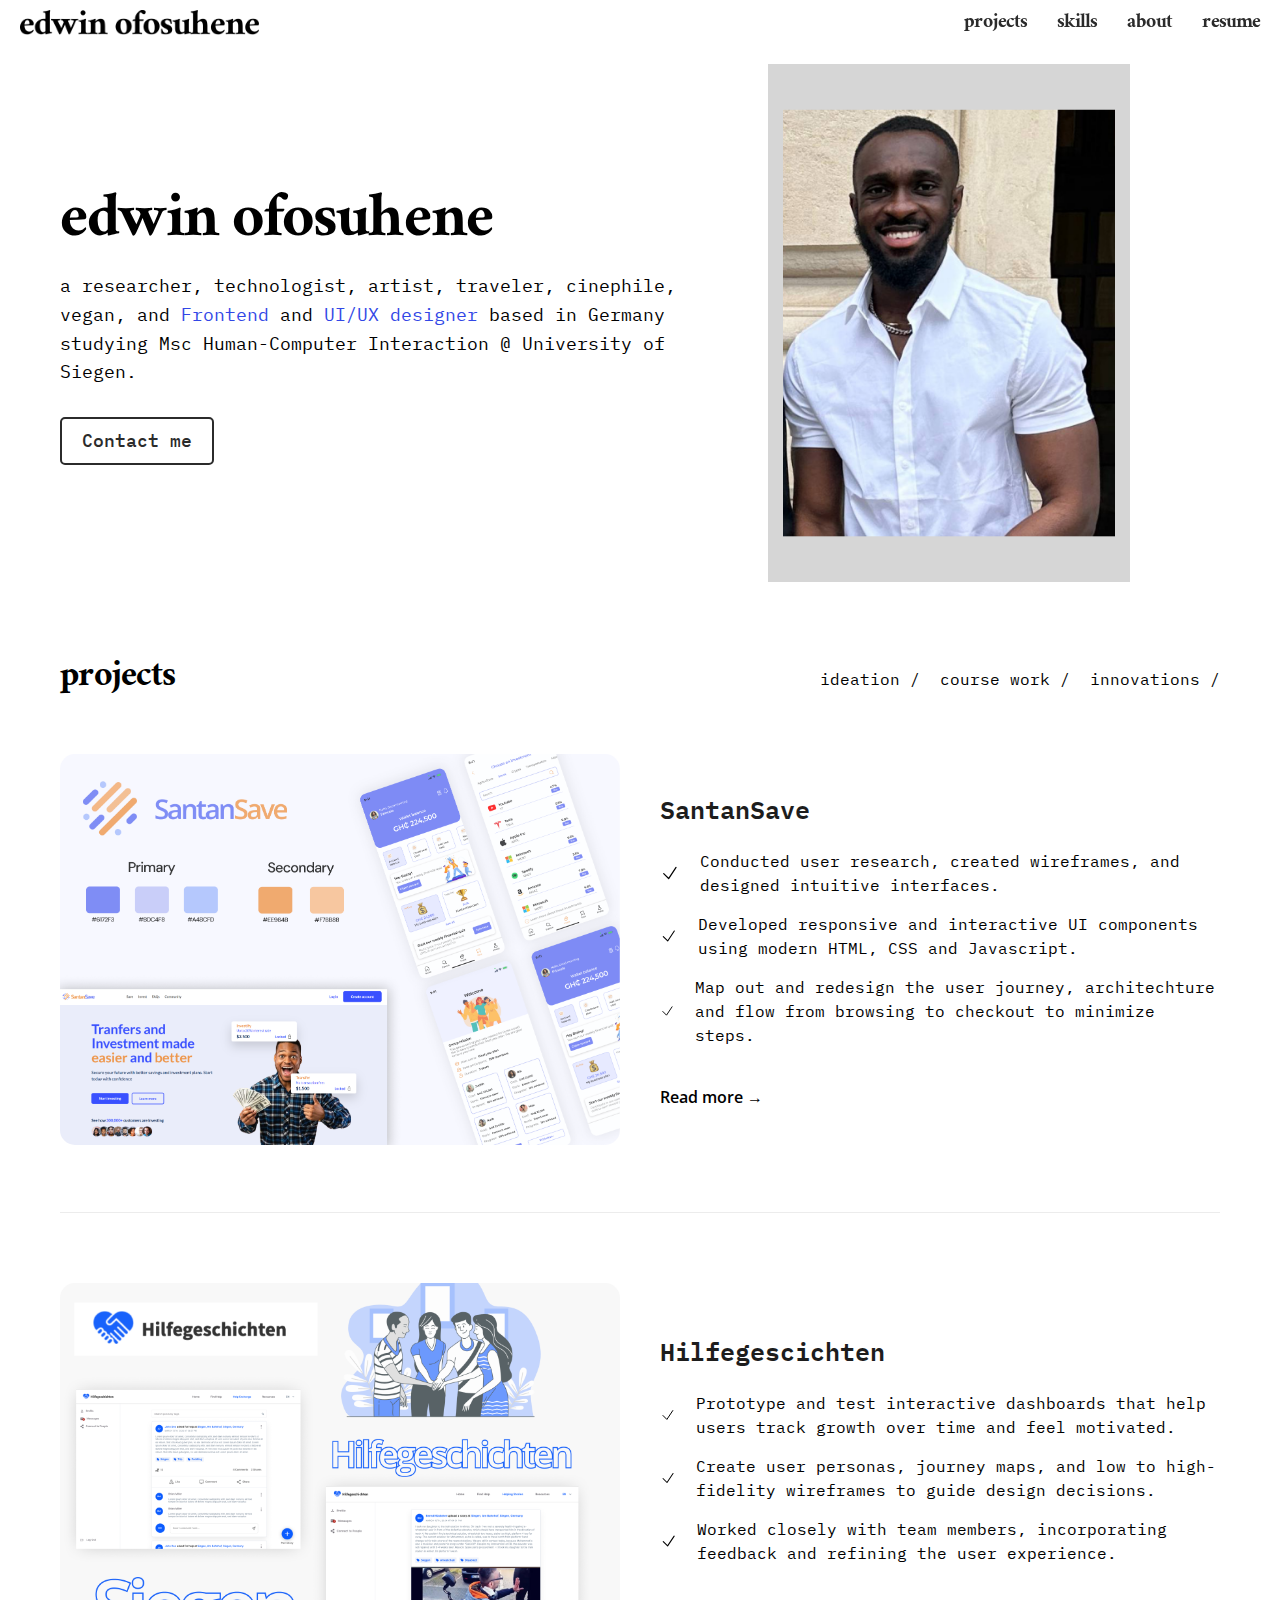
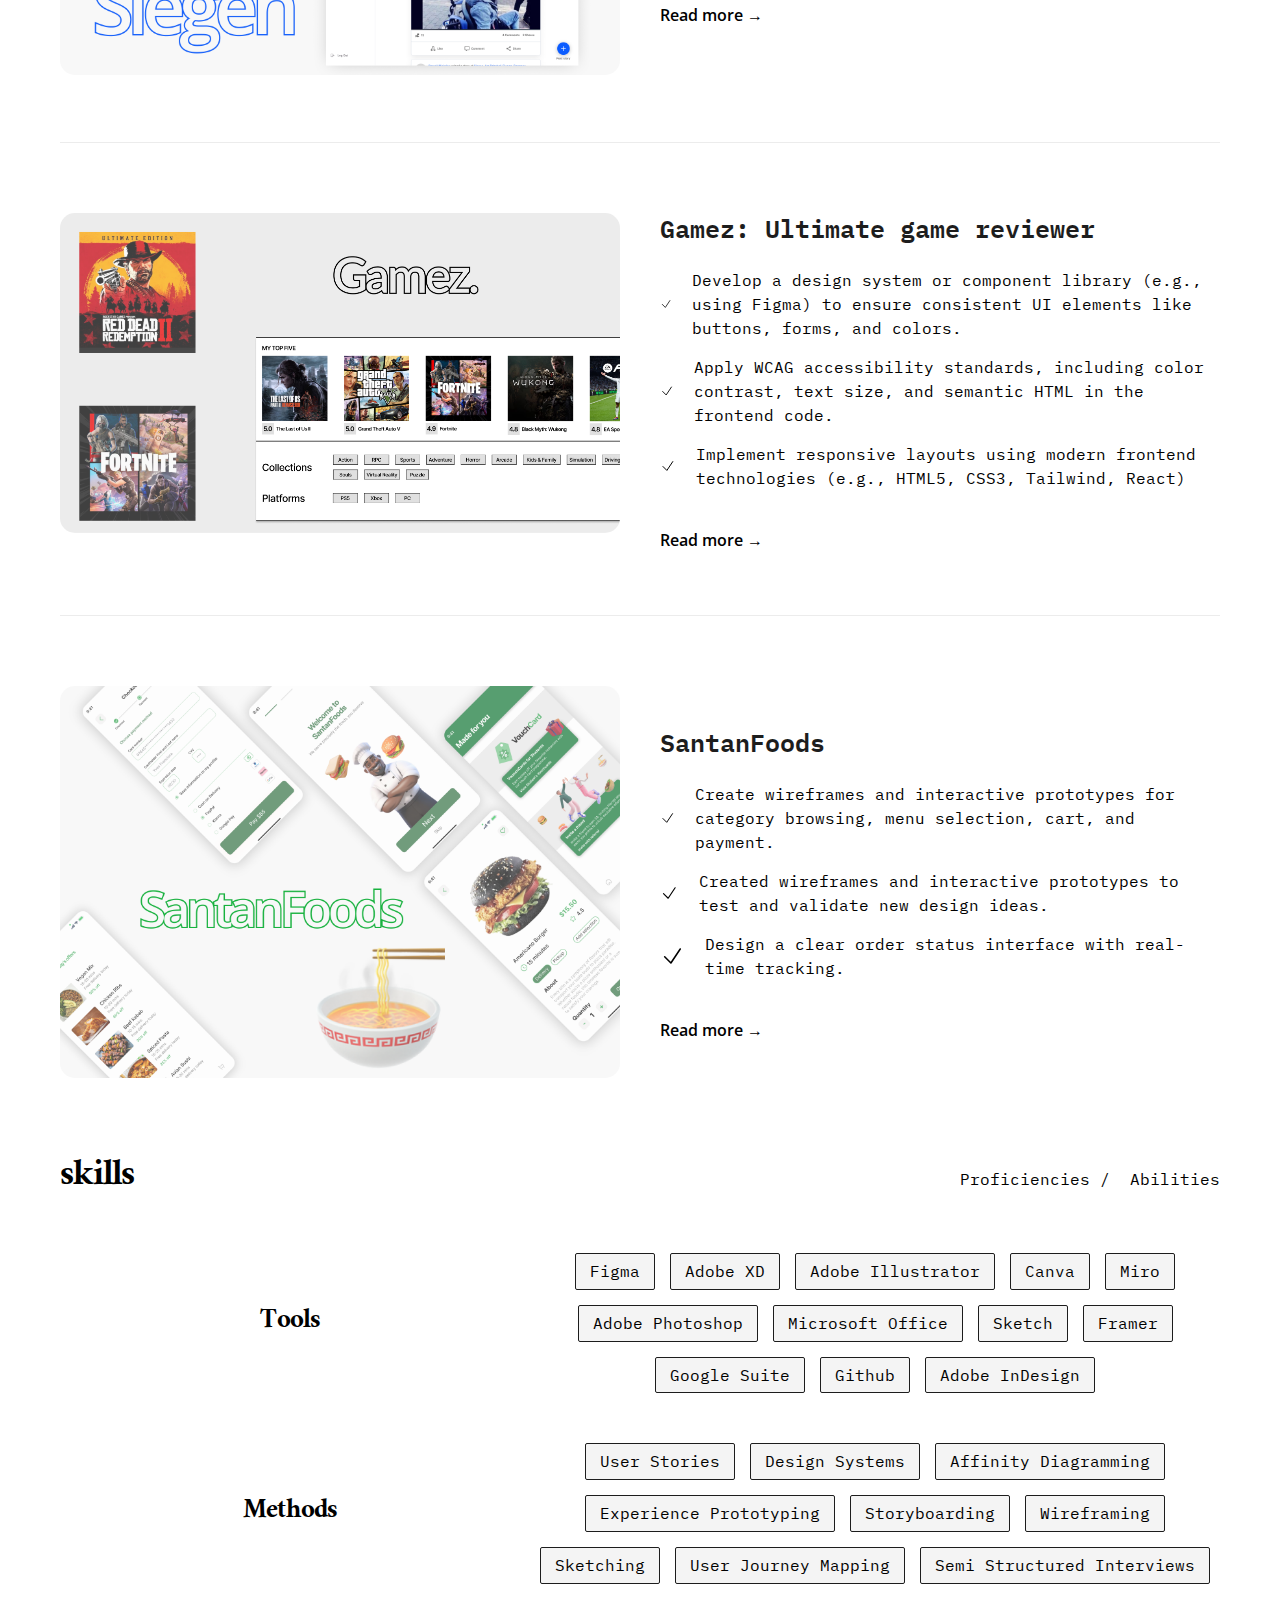
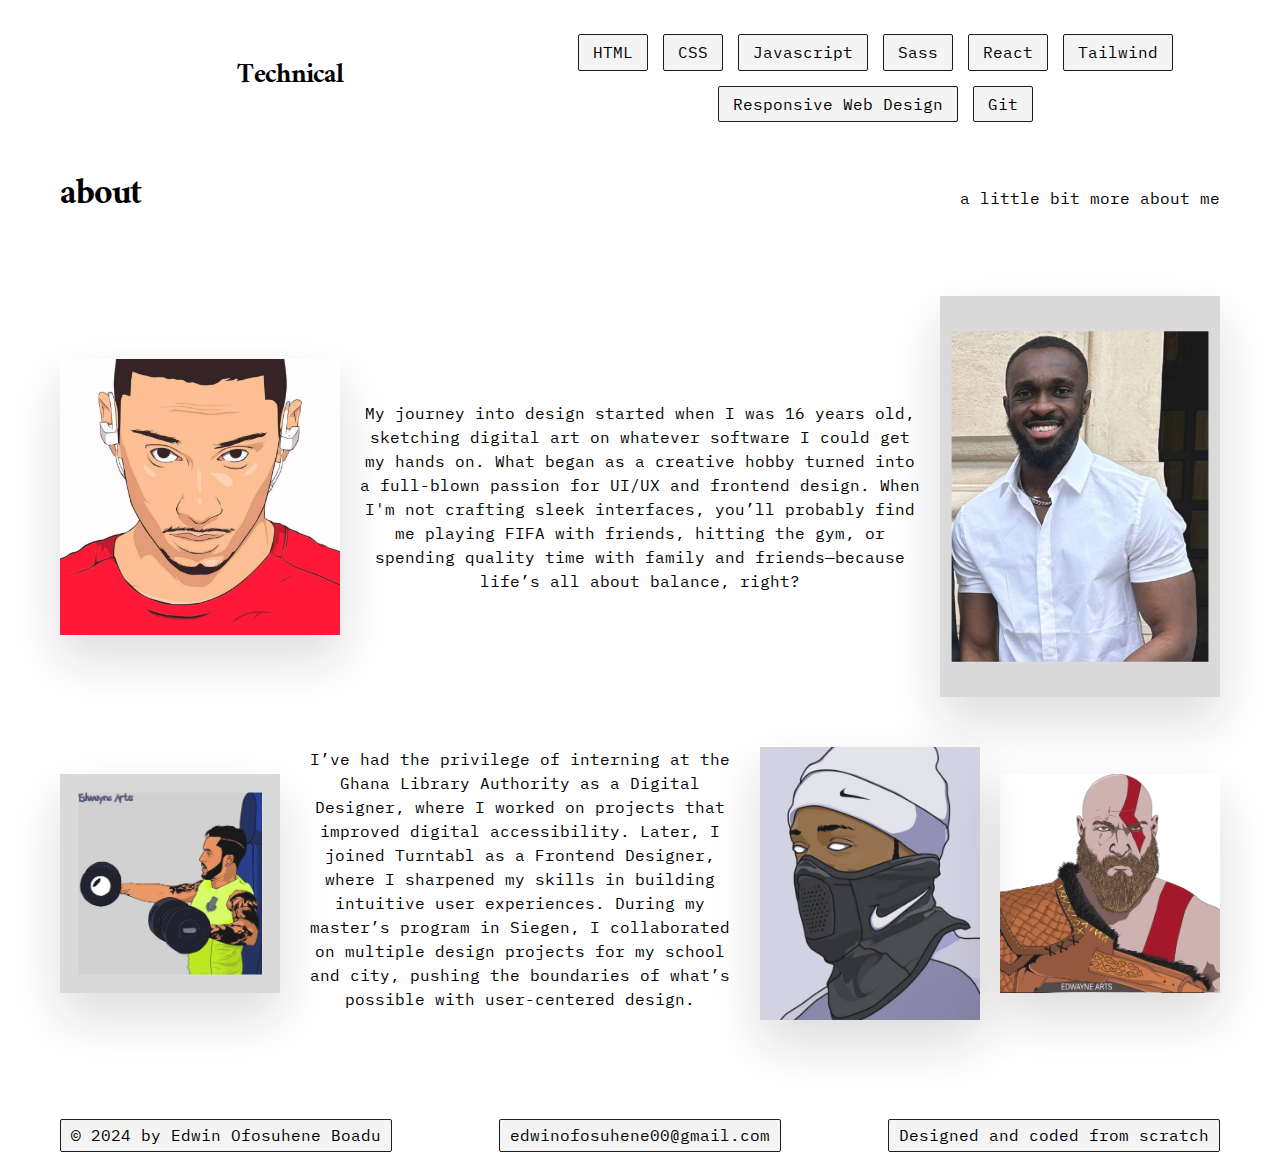
<file: index.html>
<!DOCTYPE html>
<html lang="en">
  <head>
    <meta charset="UTF-8" />
    <meta name="viewport" content="width=device-width, initial-scale=1.0" />
    <meta name="description" content="This is my personal portfolio" />

    <link rel="icon" href="favicon.png" />

    <link rel="preconnect" href="https://fonts.googleapis.com" />
    <link rel="preconnect" href="https://fonts.gstatic.com" crossorigin />
    <link
      href="https://fonts.googleapis.com/css2?family=Ramaraja&display=swap"
      rel="stylesheet"
    />

    <link rel="preconnect" href="https://fonts.googleapis.com" />
    <link rel="preconnect" href="https://fonts.gstatic.com" crossorigin />
    <link
      href="https://fonts.googleapis.com/css2?family=Open+Sans:ital,wght@0,300..800;1,300..800&display=swap"
      rel="stylesheet"
    />
    <link rel="preconnect" href="https://fonts.googleapis.com" />
    <link rel="preconnect" href="https://fonts.gstatic.com" crossorigin />
    <link
      href="https://fonts.googleapis.com/css2?family=IBM+Plex+Mono:ital,wght@0,100;0,200;0,300;0,400;0,500;0,600;0,700;1,100;1,200;1,300;1,400;1,500;1,600;1,700&display=swap"
      rel="stylesheet"
    />

    <link rel="stylesheet" href="style.css" />
    <link rel="stylesheet" href="queries.css" />

    <script defer src="js/script.js"></script>

    <title>Edwin Ofosuhene &mdash; UI/UX Porfolio</title>
  </head>
  <body>
    <main>
      <header class="header sticky">
        <div class="logo">
          <a href="#">
            <img class="website-logo" src="edwin ofosuhene.png" alt="site-logo"
          /></a>
        </div>
        <nav class="main-nav">
          <ul class="nav-content">
            <a class="nav-link" href="#projects"><li>projects</li></a>
            <a class="nav-link" href="#skills"><li>skills</li> </a>
            <a class="nav-link" href="#about"><li>about</li> </a>
            <a class="nav-link" href="#"><li>resume</li> </a>
          </ul>
        </nav>

        <button class="btn-mobile-nav">
          <svg
            xmlns="http://www.w3.org/2000/svg"
            fill="none"
            viewBox="0 0 24 24"
            stroke-width="1.5"
            stroke="currentColor"
            class="icon-mobile-nav"
            name="icon-open"
          >
            <path
              stroke-linecap="round"
              stroke-linejoin="round"
              d="M3.75 6.75h16.5M3.75 12h16.5m-16.5 5.25h16.5"
            />
          </svg>

          <svg
            xmlns="http://www.w3.org/2000/svg"
            fill="none"
            viewBox="0 0 24 24"
            stroke-width="1.5"
            stroke="currentColor"
            class="icon-mobile-nav"
            name="icon-close"
          >
            <path
              stroke-linecap="round"
              stroke-linejoin="round"
              d="M6 18 18 6M6 6l12 12"
            />
          </svg>
        </button>
      </header>

      <section class="section-hero container">
        <div class="hero grid">
          <div class="main-hero">
            <h1 class="main-heading">edwin ofosuhene</h1>
            <p class="hero-description">
              a researcher, technologist, artist, traveler, cinephile, vegan,
              and
              <span>Frontend</span> and <span>UI/UX designer</span> based in
              Germany studying Msc Human-Computer Interaction @ University of
              Siegen.
            </p>
            <a class="contact" href="#">Contact me</a>
          </div>
          <div class="me"><img src="ed img 1.png" alt="image of man" /></div>
        </div>
      </section>

      <section class="section-projects container" id="projects">
        <div class="project-wrapper">
          <p class="proj">projects</p>
          <div class="proj-type">
            <p>ideation /</p>
            <p>course work /</p>
            <p>innovations /</p>
          </div>
        </div>
      </section>

      <section class="projects-list container">
        <div class="project-content">
          <div class="proj-1">
            <img class="project-preview" src="SantanSave.png" alt="project-1" />
          </div>
          <div class="project">
            <a class="project-title" href="santansave.html"
              ><p>SantanSave</p>
            </a>
            <div>
              <div class="description-card">
                <div class="description-box">
                  <svg
                    xmlns="http://www.w3.org/2000/svg"
                    fill="none"
                    viewBox="0 0 24 24"
                    stroke-width="1.5"
                    stroke="currentColor"
                    class="icon"
                  >
                    <path
                      stroke-linecap="round"
                      stroke-linejoin="round"
                      d="m4.5 12.75 6 6 9-13.5"
                    />
                  </svg>

                  <p class="project-description">
                    Conducted user research, created wireframes, and designed
                    intuitive interfaces.
                  </p>
                </div>

                <div class="description-box">
                  <svg
                    xmlns="http://www.w3.org/2000/svg"
                    fill="none"
                    viewBox="0 0 24 24"
                    stroke-width="1.5"
                    stroke="currentColor"
                    class="icon"
                  >
                    <path
                      stroke-linecap="round"
                      stroke-linejoin="round"
                      d="m4.5 12.75 6 6 9-13.5"
                    />
                  </svg>

                  <p class="project-description">
                    Developed responsive and interactive UI components using
                    modern HTML, CSS and Javascript.
                  </p>
                </div>

                <div class="description-box">
                  <svg
                    xmlns="http://www.w3.org/2000/svg"
                    fill="none"
                    viewBox="0 0 24 24"
                    stroke-width="1.5"
                    stroke="currentColor"
                    class="icon"
                  >
                    <path
                      stroke-linecap="round"
                      stroke-linejoin="round"
                      d="m4.5 12.75 6 6 9-13.5"
                    />
                  </svg>

                  <p class="project-description">
                    Map out and redesign the user journey, architechture and
                    flow from browsing to checkout to minimize steps.
                  </p>
                </div>
              </div>

              <a class="read-more" href="./santansave.html">Read more &rarr;</a>
            </div>
          </div>
        </div>

        <div class="project-content">
          <div class="proj-1">
            <img
              class="project-preview"
              src="Hilfegescichten.png"
              alt="project-1"
            />
          </div>
          <div class="project">
            <a class="project-title" href="#"><p>Hilfegescichten</p></a>
            <div>
              <div class="description-card">
                <div class="description-box">
                  <svg
                    xmlns="http://www.w3.org/2000/svg"
                    fill="none"
                    viewBox="0 0 24 24"
                    stroke-width="1.5"
                    stroke="currentColor"
                    class="icon"
                  >
                    <path
                      stroke-linecap="round"
                      stroke-linejoin="round"
                      d="m4.5 12.75 6 6 9-13.5"
                    />
                  </svg>

                  <p class="project-description">
                    Prototype and test interactive dashboards that help users
                    track growth over time and feel motivated.
                  </p>
                </div>

                <div class="description-box">
                  <svg
                    xmlns="http://www.w3.org/2000/svg"
                    fill="none"
                    viewBox="0 0 24 24"
                    stroke-width="1.5"
                    stroke="currentColor"
                    class="icon"
                  >
                    <path
                      stroke-linecap="round"
                      stroke-linejoin="round"
                      d="m4.5 12.75 6 6 9-13.5"
                    />
                  </svg>

                  <p class="project-description">
                    Create user personas, journey maps, and low to high-fidelity
                    wireframes to guide design decisions.
                  </p>
                </div>

                <div class="description-box">
                  <svg
                    xmlns="http://www.w3.org/2000/svg"
                    fill="none"
                    viewBox="0 0 24 24"
                    stroke-width="1.5"
                    stroke="currentColor"
                    class="icon"
                  >
                    <path
                      stroke-linecap="round"
                      stroke-linejoin="round"
                      d="m4.5 12.75 6 6 9-13.5"
                    />
                  </svg>

                  <p class="project-description">
                    Worked closely with team members, incorporating feedback and
                    refining the user experience.
                  </p>
                </div>
              </div>

              <a class="read-more" href="#">Read more &rarr;</a>
            </div>
          </div>
        </div>

        <div class="project-content">
          <div class="proj-1">
            <img class="project-preview" src="gamez.png" alt="project-1" />
          </div>
          <div class="project">
            <a class="project-title" href="#"
              ><p>Gamez: Ultimate game reviewer</p></a
            >
            <div>
              <div class="description-card">
                <div class="description-box">
                  <svg
                    xmlns="http://www.w3.org/2000/svg"
                    fill="none"
                    viewBox="0 0 24 24"
                    stroke-width="1.5"
                    stroke="currentColor"
                    class="icon"
                  >
                    <path
                      stroke-linecap="round"
                      stroke-linejoin="round"
                      d="m4.5 12.75 6 6 9-13.5"
                    />
                  </svg>

                  <p class="project-description">
                    Develop a design system or component library (e.g., using
                    Figma) to ensure consistent UI elements like buttons, forms,
                    and colors.
                  </p>
                </div>

                <div class="description-box">
                  <svg
                    xmlns="http://www.w3.org/2000/svg"
                    fill="none"
                    viewBox="0 0 24 24"
                    stroke-width="1.5"
                    stroke="currentColor"
                    class="icon"
                  >
                    <path
                      stroke-linecap="round"
                      stroke-linejoin="round"
                      d="m4.5 12.75 6 6 9-13.5"
                    />
                  </svg>

                  <p class="project-description">
                    Apply WCAG accessibility standards, including color
                    contrast, text size, and semantic HTML in the frontend code.
                  </p>
                </div>

                <div class="description-box">
                  <svg
                    xmlns="http://www.w3.org/2000/svg"
                    fill="none"
                    viewBox="0 0 24 24"
                    stroke-width="1.5"
                    stroke="currentColor"
                    class="icon"
                  >
                    <path
                      stroke-linecap="round"
                      stroke-linejoin="round"
                      d="m4.5 12.75 6 6 9-13.5"
                    />
                  </svg>

                  <p class="project-description">
                    Implement responsive layouts using modern frontend
                    technologies (e.g., HTML5, CSS3, Tailwind, React)
                  </p>
                </div>
              </div>

              <a class="read-more" href="#">Read more &rarr;</a>
            </div>
          </div>
        </div>

        <div class="project-content">
          <div class="proj-1">
            <img
              class="project-preview"
              src="SantanFoods.png"
              alt="project-1"
            />
          </div>
          <div class="project">
            <a class="project-title" href="#"><p>SantanFoods</p></a>
            <div>
              <div class="description-card">
                <div class="description-box">
                  <svg
                    xmlns="http://www.w3.org/2000/svg"
                    fill="none"
                    viewBox="0 0 24 24"
                    stroke-width="1.5"
                    stroke="currentColor"
                    class="icon"
                  >
                    <path
                      stroke-linecap="round"
                      stroke-linejoin="round"
                      d="m4.5 12.75 6 6 9-13.5"
                    />
                  </svg>

                  <p class="project-description">
                    Create wireframes and interactive prototypes for category
                    browsing, menu selection, cart, and payment.
                  </p>
                </div>

                <div class="description-box">
                  <svg
                    xmlns="http://www.w3.org/2000/svg"
                    fill="none"
                    viewBox="0 0 24 24"
                    stroke-width="1.5"
                    stroke="currentColor"
                    class="icon"
                  >
                    <path
                      stroke-linecap="round"
                      stroke-linejoin="round"
                      d="m4.5 12.75 6 6 9-13.5"
                    />
                  </svg>

                  <p class="project-description">
                    Created wireframes and interactive prototypes to test and
                    validate new design ideas.
                  </p>
                </div>

                <div class="description-box">
                  <svg
                    xmlns="http://www.w3.org/2000/svg"
                    fill="none"
                    viewBox="0 0 24 24"
                    stroke-width="1.5"
                    stroke="currentColor"
                    class="icon"
                  >
                    <path
                      stroke-linecap="round"
                      stroke-linejoin="round"
                      d="m4.5 12.75 6 6 9-13.5"
                    />
                  </svg>

                  <p class="project-description">
                    Design a clear order status interface with real-time
                    tracking.
                  </p>
                </div>
              </div>

              <a class="read-more" href="#">Read more &rarr;</a>
            </div>
          </div>
        </div>
      </section>

      <section class="section-skill container" id="skills">
        <div class="project-wrapper">
          <p class="proj">skills</p>
          <div class="proj-type">
            <p>Proficiencies /</p>
            <p>Abilities</p>
          </div>
        </div>
      </section>

      <section class="section-skills-list container">
        <div class="skill-container">
          <div class="skill-box">
            <div class="group-title">Tools</div>
            <div class="group-acc-skill">
              <p class="acc-skill">Figma</p>
              <p class="acc-skill">Adobe XD</p>
              <p class="acc-skill">Adobe Illustrator</p>
              <p class="acc-skill">Canva</p>
              <p class="acc-skill">Miro</p>
              <p class="acc-skill">Adobe Photoshop</p>
              <p class="acc-skill">Microsoft Office</p>
              <p class="acc-skill">Sketch</p>
              <p class="acc-skill">Framer</p>
              <p class="acc-skill">Google Suite</p>
              <p class="acc-skill">Github</p>
              <p class="acc-skill">Adobe InDesign</p>
            </div>
          </div>
        </div>

        <div class="skill-container">
          <div class="skill-box">
            <div class="group-title">Methods</div>
            <div class="group-acc-skill">
              <p class="acc-skill">User Stories</p>
              <p class="acc-skill">Design Systems</p>
              <p class="acc-skill">Affinity Diagramming</p>
              <p class="acc-skill">Experience Prototyping</p>
              <p class="acc-skill">Storyboarding</p>
              <p class="acc-skill">Wireframing</p>
              <p class="acc-skill">Sketching</p>
              <p class="acc-skill">User Journey Mapping</p>
              <p class="acc-skill">Semi Structured Interviews</p>
            </div>
          </div>
        </div>

        <div class="skill-container">
          <div class="skill-box">
            <div class="group-title">Technical</div>
            <div class="group-acc-skill">
              <p class="acc-skill">HTML</p>
              <p class="acc-skill">CSS</p>
              <p class="acc-skill">Javascript</p>
              <p class="acc-skill">Sass</p>
              <p class="acc-skill">React</p>
              <p class="acc-skill">Tailwind</p>
              <p class="acc-skill">Responsive Web Design</p>
              <p class="acc-skill">Git</p>
            </div>
          </div>
        </div>
      </section>

      <section class="section-about container" id="about">
        <div class="project-wrapper">
          <p class="proj">about</p>
          <div class="proj-type">
            <p>a little bit more about me</p>
          </div>
        </div>

        <div class="acc-about">
          <div class="acc grid">
            <img class="img-me" src="prev-work 1.png" alt="img of me" />
          </div>
          <div class="acc">
            <div class="acc-about-box">
              <p class="acc-about-text">
                My journey into design started when I was 16 years old,
                sketching digital art on whatever software I could get my hands
                on. What began as a creative hobby turned into a full-blown
                passion for UI/UX and frontend design. When I'm not crafting
                sleek interfaces, you’ll probably find me playing FIFA with
                friends, hitting the gym, or spending quality time with family
                and friends—because life’s all about balance, right?
              </p>
            </div>
          </div>
          <div class="acc grid">
            <img class="img-me" src="ed img 1.png" alt="img of me" />
          </div>
        </div>

        <div class="prev-works">
          <div class="acc">
            <img class="prev-work-img" src="prev-work 3.png" alt="img of me" />
          </div>
          <div class="acc-about-box">
            <p class="acc-about-text">
              I’ve had the privilege of interning at the Ghana Library Authority
              as a Digital Designer, where I worked on projects that improved
              digital accessibility. Later, I joined Turntabl as a Frontend
              Designer, where I sharpened my skills in building intuitive user
              experiences. During my master’s program in Siegen, I collaborated
              on multiple design projects for my school and city, pushing the
              boundaries of what’s possible with user-centered design.
            </p>
          </div>
          <div class="acc">
            <img
              class="prev-work-img"
              src="photo_2025-04-28_15-29-20.jpg"
              alt="img of me"
            />
          </div>

          <div class="acc">
            <img class="prev-work-img" src="prev-work 2.png" alt="img of me" />
          </div>
        </div>
      </section>
    </main>

    <footer class="footer container">
      <div class="footer-content">
        <div class="ft-content">
          <p>&copy; 2024 by Edwin Ofosuhene Boadu</p>
        </div>

        <div class="ft-content">
          <a class="mail-button" href="mailto:edwinofosuhene00@gmail.com"
            >edwinofosuhene00@gmail.com</a
          >
        </div>

        <div class="ft-content"><p>Designed and coded from scratch</p></div>
      </div>
    </footer>
  </body>
</html>
</file>
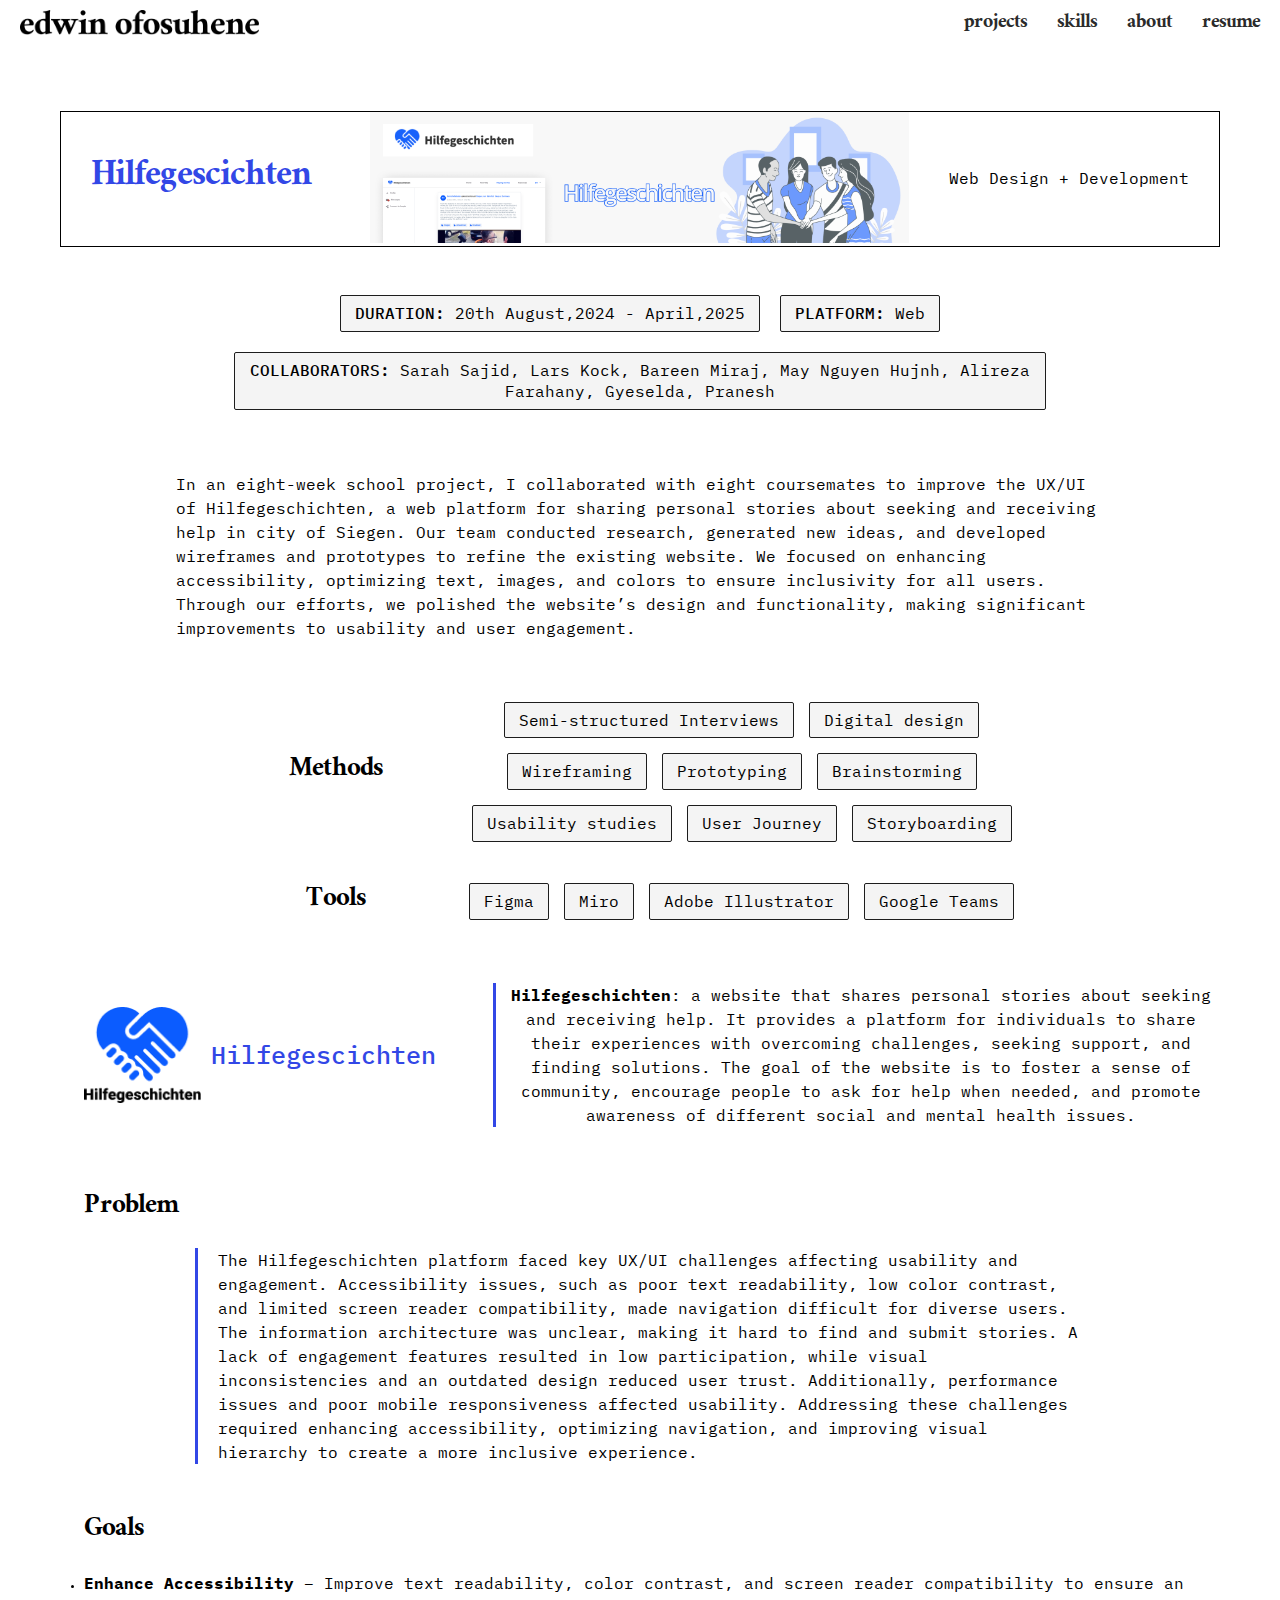
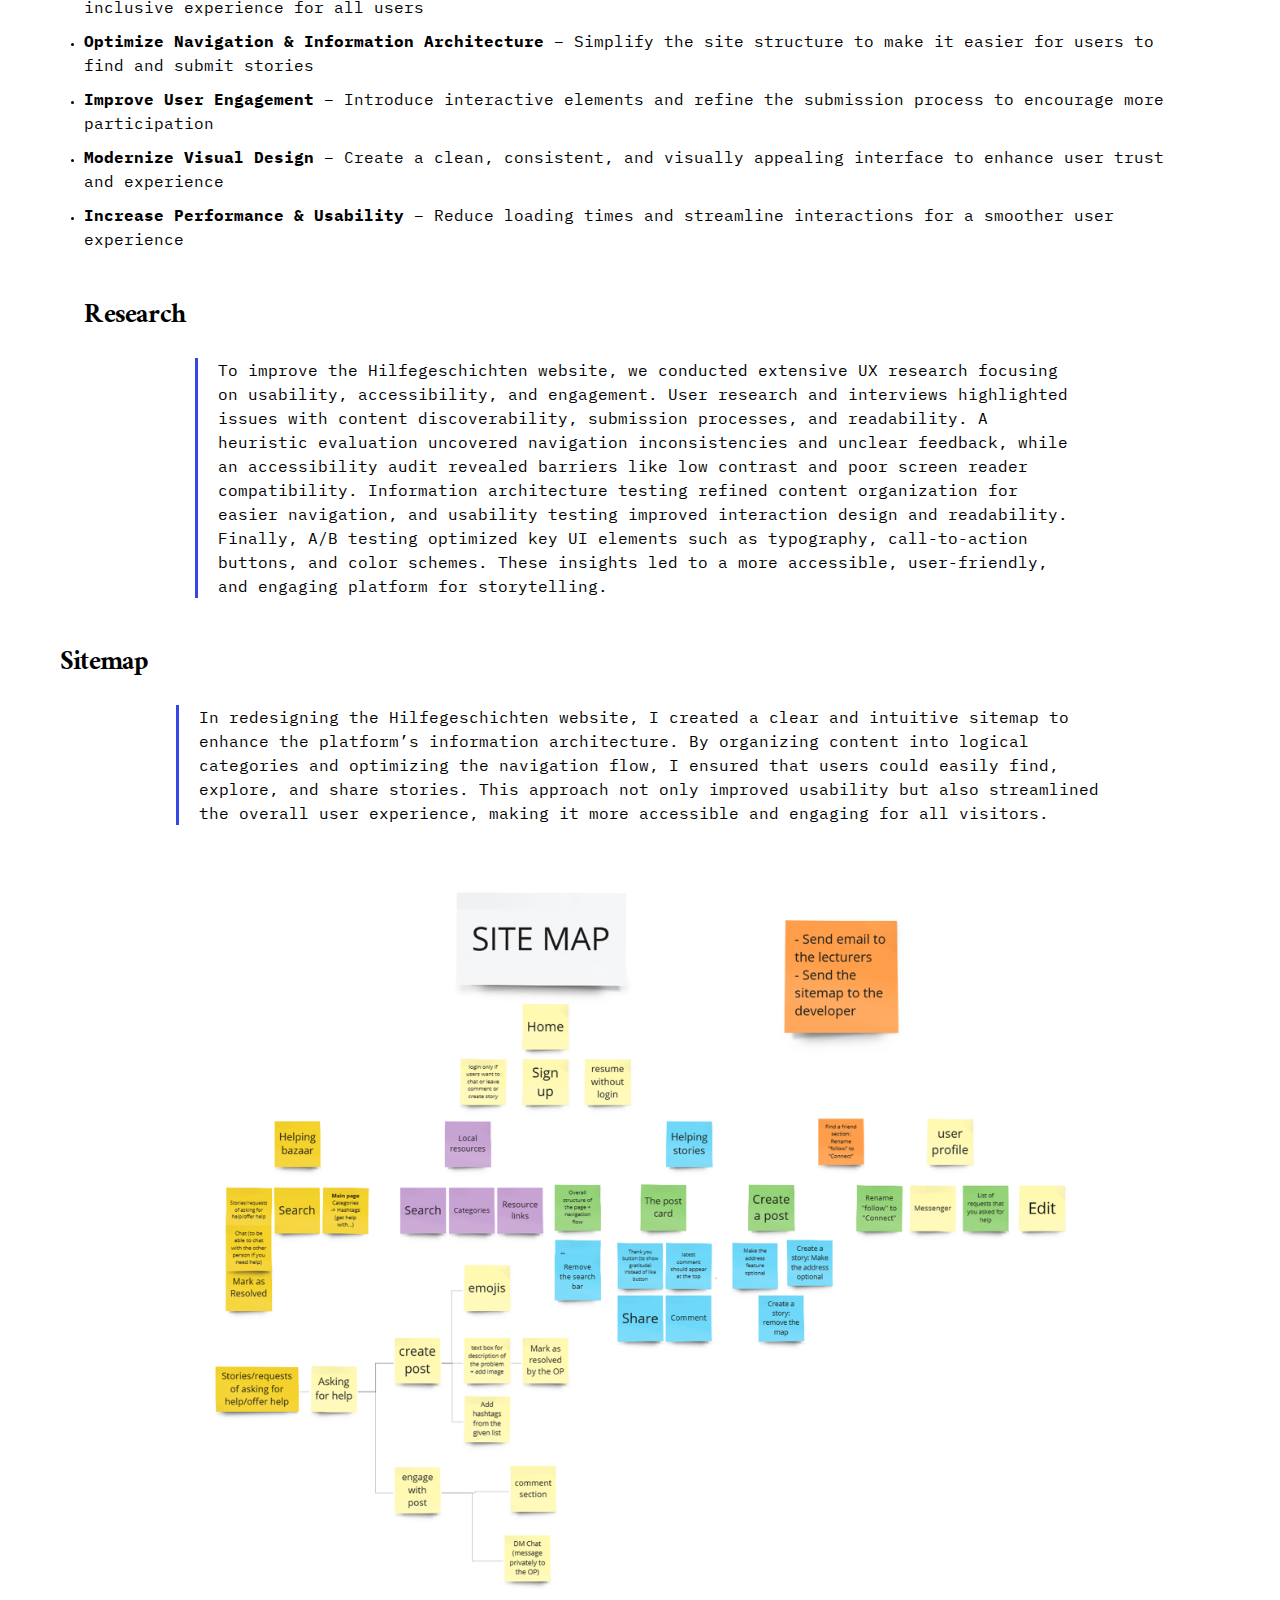
<file: hilfegescichten.html>
<!DOCTYPE html>
<html lang="en">
  <head>
    <meta charset="UTF-8" />
    <meta name="viewport" content="width=device-width, initial-scale=1.0" />

    <link
      href="https://fonts.googleapis.com/css2?family=Ramaraja&display=swap"
      rel="stylesheet"
    />

    <link
      href="https://fonts.googleapis.com/css2?family=IBM+Plex+Mono:ital,wght@0,100;0,200;0,300;0,400;0,500;0,600;0,700;1,100;1,200;1,300;1,400;1,500;1,600;1,700&display=swap"
      rel="stylesheet"
    />

    <link rel="stylesheet" href="hilfegescichten.css" />

    <title>Hilfegescichten</title>
  </head>
  <body>
    <main>
      <header class="header nav-open">
        <div class="logo">
          <a href="#">
            <img class="website-logo" src="edwin ofosuhene.png" alt="site-logo"
          /></a>
        </div>
        <nav class="mini-nav">
          <ul class="nav-content">
            <a class="nav-link" href="#"><li>projects</li></a>
            <a class="nav-link" href="#"><li>skills</li> </a>
            <a class="nav-link" href="#"><li>about</li> </a>
            <a class="nav-link" href="#"><li>resume</li> </a>
          </ul>
        </nav>
      </header>

      <header class="project-menu container">
        <div class="topic-box">
          <p class="project-title">Hilfegescichten</p>
          <div>
            <img
              class="santanfoods-preview"
              src="Hilfegescichtenlogo.png"
              alt="SantanSave preview"
            />
          </div>

          <p class="proj-src">Web Design + Development</p>
        </div>
      </header>

      <section class="section-intro container">
        <div class="proj-intro">
          <div class="intro-box">
            <p class="text">
              <strong class="def">duration: </strong>20th August,2024 -
              April,2025
            </p>
          </div>
          <div class="intro-box">
            <p class="text"><strong class="def">platform: </strong>Web</p>
          </div>
          <div class="intro-box">
            <p class="text">
              <strong class="def">Collaborators: </strong> Sarah Sajid, Lars
              Kock, Bareen Miraj, May Nguyen Hujnh, Alireza Farahany, Gyeselda,
              Pranesh
            </p>
          </div>
        </div>

        <div class="proj-description">
          <p class="text-description">
            In an eight-week school project, I collaborated with eight
            coursemates to improve the UX/UI of Hilfegeschichten, a web platform
            for sharing personal stories about seeking and receiving help in
            city of Siegen. Our team conducted research, generated new ideas,
            and developed wireframes and prototypes to refine the existing
            website. We focused on enhancing accessibility, optimizing text,
            images, and colors to ensure inclusivity for all users. Through our
            efforts, we polished the website’s design and functionality, making
            significant improvements to usability and user engagement.
          </p>
        </div>
        <div class="meth-tools">
          <div class="methods-and-tools">
            <div class="method-tools-box">
              <div class="m-t">Methods</div>
              <div class="m-t-content">
                <p class="acc-skill">Semi-structured Interviews</p>
                <p class="acc-skill">Digital design</p>
                <p class="acc-skill">Wireframing</p>
                <p class="acc-skill">Prototyping</p>
                <p class="acc-skill">Brainstorming</p>
                <p class="acc-skill">Usability studies</p>
                <p class="acc-skill">User Journey</p>
                <p class="acc-skill">Storyboarding</p>
              </div>
            </div>
          </div>

          <div class="methods-and-tools">
            <div class="method-tools-box">
              <div class="m-t">Tools</div>
              <div class="m-t-content">
                <p class="acc-skill">Figma</p>
                <p class="acc-skill">Miro</p>
                <p class="acc-skill">Adobe Illustrator</p>
                <p class="acc-skill">Google Teams</p>
              </div>
            </div>
          </div>
        </div>
      </section>

      <section class="section-about-santanfoods container">
        <div class="sf-description-box">
          <div class="sf-logo">
            <img class="sf-img" src="mobile_logo.png" />
            <p class="sf-title">Hilfegescichten</p>
          </div>
          <div class="des-box">
            <p class="text-2">
              <strong>Hilfegeschichten</strong>: a website that shares personal
              stories about seeking and receiving help. It provides a platform
              for individuals to share their experiences with overcoming
              challenges, seeking support, and finding solutions. The goal of
              the website is to foster a sense of community, encourage people to
              ask for help when needed, and promote awareness of different
              social and mental health issues.
            </p>
          </div>
        </div>

        <div class="sprint-box">
          <p class="sprints-title">Problem</p>

          <p class="ideation-sub">
            The Hilfegeschichten platform faced key UX/UI challenges affecting
            usability and engagement. Accessibility issues, such as poor text
            readability, low color contrast, and limited screen reader
            compatibility, made navigation difficult for diverse users. The
            information architecture was unclear, making it hard to find and
            submit stories. A lack of engagement features resulted in low
            participation, while visual inconsistencies and an outdated design
            reduced user trust. Additionally, performance issues and poor mobile
            responsiveness affected usability. Addressing these challenges
            required enhancing accessibility, optimizing navigation, and
            improving visual hierarchy to create a more inclusive experience.
          </p>

          <div class="sprint-box">
            <p class="sprints-title">Goals</p>

            <ul class="goals-list">
              <li>
                <p>
                  <strong>Enhance Accessibility</strong> – Improve text
                  readability, color contrast, and screen reader compatibility
                  to ensure an inclusive experience for all users
                </p>
              </li>

              <li>
                <p>
                  <strong
                    >Optimize Navigation & Information Architecture</strong
                  >
                  – Simplify the site structure to make it easier for users to
                  find and submit stories
                </p>
              </li>

              <li>
                <p>
                  <strong>Improve User Engagement</strong> – Introduce
                  interactive elements and refine the submission process to
                  encourage more participation
                </p>
              </li>

              <li>
                <p>
                  <strong>Modernize Visual Design</strong> – Create a clean,
                  consistent, and visually appealing interface to enhance user
                  trust and experience
                </p>
              </li>

              <li>
                <p>
                  <strong>Increase Performance & Usability</strong> – Reduce
                  loading times and streamline interactions for a smoother user
                  experience
                </p>
              </li>
            </ul>
          </div>

          <div class="sprint-box">
            <p class="sprints-title">Research</p>

            <p class="ideation-sub">
              To improve the Hilfegeschichten website, we conducted extensive UX
              research focusing on usability, accessibility, and engagement.
              User research and interviews highlighted issues with content
              discoverability, submission processes, and readability. A
              heuristic evaluation uncovered navigation inconsistencies and
              unclear feedback, while an accessibility audit revealed barriers
              like low contrast and poor screen reader compatibility.
              Information architecture testing refined content organization for
              easier navigation, and usability testing improved interaction
              design and readability. Finally, A/B testing optimized key UI
              elements such as typography, call-to-action buttons, and color
              schemes. These insights led to a more accessible, user-friendly,
              and engaging platform for storytelling.
            </p>
          </div>
        </div>
      </section>

      <section class="section-sitemap container">
        <p class="sprints-title">Sitemap</p>

        <p class="ideation-sub">
          In redesigning the Hilfegeschichten website, I created a clear and
          intuitive sitemap to enhance the platform’s information architecture.
          By organizing content into logical categories and optimizing the
          navigation flow, I ensured that users could easily find, explore, and
          share stories. This approach not only improved usability but also
          streamlined the overall user experience, making it more accessible and
          engaging for all visitors.
        </p>

        <div class="site-img grid">
          <img
            class="sitemap-img"
            src="Sitemap-miro.png"
            alt="sitemap miro preview"
          />
        </div>
      </section>
    </main>
  </body>
</html>
</file>
<file: style.css>
* {
  padding: 0;
  margin: 0;
  box-sizing: border-box;
}

html {
  /* font-size: 10px; */
  /* 10px / 16px = 0.625 = 62.5% */
  /* Percentage of user's browser font-size setting */
  font-size: 62.5%;
  overflow-x: hidden;
  scroll-behavior: smooth;
}

body {
  font-family: "IBM Plex mono";
  line-height: 1.3;
  font-weight: 400;
  font-style: normal;
  color: #000;
  overflow-x: hidden;
}

.container {
  /* 1140px */
  max-width: 120rem;
  padding: 0 2rem;
  margin: 0 auto;
}

/**************************/
/* NAVIGATION */
/**************************/
.header {
  padding: 1rem 2rem;
  display: flex;
  justify-content: space-between;
  width: 100%;
  position: relative;
}

.website-logo {
  height: 2.5rem;
}

.mini-nav {
  align-self: center;
}

.nav-content {
  display: flex;
  gap: 3rem;
}

.nav-content li {
  list-style: none;
  font-size: 2.2rem;
}

.nav-link:link,
.nav-link:visited {
  font-family: "Ramaraja";
  display: inline-block;
  text-decoration: none;
  color: #2b2b2b;
  transition: ease-in 0.3s all;
}

.nav-link:hover,
.nav-link:active {
  transform: scale(1.2);
}

/* MOBILE NAV */
.btn-mobile-nav {
  border: none;
  background: none;
  cursor: pointer;
  display: none;
}

.icon-mobile-nav {
  height: 3rem;
  width: 3rem;
  color: #000;
}

.icon-mobile-nav[name="icon-close"] {
  display: none;
}

.grid {
  display: grid;
  column-gap: 3rem;
}

.grid-2-cols {
  grid-template-columns: repeat(2, 1fr);
}

/* STICKY NAV */
.sticky {
  position: fixed;
  top: 0;
  width: 100%;
  background-color: rgba(255, 255, 255, 0.97);
  z-index: 9999;
  height: 6rem;
  box-shadow: 0 1, 2rem 3.2rem rgba(0, 0, 0, 0.03);
}

/**************************/
/* HERO-SECTION */
/**************************/
.section-hero {
  margin-top: 6.4rem;
}

.hero {
  grid-template-columns: 1.2fr 0.8fr;
}

.main-hero {
  align-self: center;
}

.main-heading {
  font-family: ramaraja;
  font-size: 7rem;
  font-weight: 400;
}

.hero-description {
  font-size: 1.8rem;
  line-height: 1.6;
  font-weight: 400;
  margin-bottom: 3rem;
}

.hero-description span {
  display: inline-block;
  color: #3247e6;
  font-size: 1.8rem;
  font-weight: 400;
  font-style: normal;
}

.contact:visited,
.contact:link {
  display: inline-block;
  text-decoration: none;
  font-size: 1.8rem;
  font-weight: 500;
  color: #2b2b2b;
  border-radius: 5px;
  padding: 1rem 2rem;
  border: 2px solid #2b2b2b;
  transition: ease-in 0.3s all;
}

.contact:hover,
.contact:active {
  color: white;
  background-color: #2b2b2b;
}

.me {
  display: grid;
  width: 100%;
}

.me img {
  width: 80%;
}

/**************************/
/* PROJECTS-SECTION */
/**************************/
.section-projects {
  margin-top: 7.2rem;
}

.projects-list {
  grid-template-columns: 1fr 1fr;
  margin-top: 4.8rem;
  display: flex;
  flex-direction: column;
  gap: 7rem;
}
.project {
  align-self: center;
}

.proj-1 {
  width: 100%;
}

.proj {
  font-size: 4rem;
  font-weight: 500;
  font-family: ramaraja;
  align-content: center;
}

.project-wrapper {
  display: flex;
  justify-content: space-between;
  /* border-top: 1px solid #2b2b2b;
  border-bottom: 1px solid #2b2b2b;*/
  align-content: center;
}

.proj-type {
  display: flex;
  font-size: 1.6rem;
  gap: 2rem;
  align-self: center;
  font-weight: 400;
}

.project-preview {
  width: 100%;
  border-radius: 15px;
}

.project-title:link,
.project-title:visited {
  display: inline-block;
  font-size: 2.5rem;
  font-weight: 600;
  margin-bottom: 2.5rem;
  line-height: 1.2;
  text-decoration: none;
  color: #1d1d1d;
  width: fit-content;
}

.project-title:hover {
  color: #3247e6;
  transition: all 0.3s ease-in-out;
}

.project-description {
  font-family: IBM plex mono;
  font-size: 1.6rem;
  line-height: 1.5;
}

.description-box {
  display: flex;
  gap: 2rem;
}

.icon {
  width: 3rem;
}

.description-card {
  display: flex;
  flex-direction: column;
  gap: 1.5rem;
  margin-bottom: 4rem;
}

.read-more {
  font-family: open sans;
  display: inline-block;
  font-size: 1.6rem;
  color: black;
  text-decoration: none;
  font-weight: 600;
}

.read-more:hover {
  color: #3247e6;
  font-size: 1.6rem;
  transition: all 0.3s ease-in-out;
}

.project-content {
  display: grid;
  grid-template-columns: 1fr 1fr;
  padding-bottom: 6.4rem;
  gap: 4rem;
  border-bottom: 1px solid #ececec;
}

.project-content:last-child {
  border-bottom: none;
  padding-bottom: 0;
}

/**************************/
/* SKILL-SECTION */
/**************************/
.section-skill {
  margin-top: 7.2rem;
}

.skill-box {
  margin-top: 4.8rem;
  display: grid;
  grid-template-columns: 2fr 3fr;
  margin-bottom: 5rem;
  gap: 1rem;
}

.group-title {
  justify-self: center;
  align-self: center;
  font-family: ramaraja;
  font-size: 3rem;
  font-weight: 500;
}

.group-acc-skill {
  display: flex;
  gap: 1.5rem;
  flex-wrap: wrap;
  align-items: center;
  align-self: center;
  justify-content: center;
}

.acc-skill {
  font-size: 1.6rem;
  padding: 7px 14px;
  border: 1.5px solid #1d1d1d;
  border-radius: 2px;
  width: fit-content;
  height: fit-content;
  background-color: #f4f4f4;
  text-align: center;
}

/**************************/
/* ABOUT-SECTION */
/**************************/
.section-about {
  margin-bottom: 9.6rem;
}

.acc-about {
  display: grid;
  grid-template-columns: 1fr 2fr 1fr;
  gap: 2rem;
  margin-top: 7.2rem;
}

.img-me {
  width: 100%;
  opacity: 90%;
  box-shadow: 0 2.4rem 4.8rem rgba(0, 0, 0, 0.15);
  align-self: center;
}
.acc-about-text {
  font-size: 1.6rem;
  text-align: center;
  line-height: 1.5;
  font-family: IBM plex mono;
}

.acc {
  align-self: center;
  justify-self: center;
}

.prev-works {
  display: grid;
  grid-template-columns: 1fr 2fr 1fr 1fr;
  gap: 2rem;
  margin-top: 5rem;
}

.prev-work-img {
  width: 100%;
  opacity: 90%;
  box-shadow: 0 2.4rem 4.8rem rgba(0, 0, 0, 0.15);
}

/**************************/
/* FOOTER-SECTION */
/**************************/
.footer-content {
  display: flex;
  justify-content: space-between;
  margin-bottom: 2rem;
}

.ft-content {
  font-size: 1.6rem;
  padding: 5px 10px;
  border: 1.5px solid #1d1d1d;
  border-radius: 2px;
  width: fit-content;
  height: fit-content;
  background-color: #f4f4f4;
  text-align: center;
}

.mail-button:link,
.mail-button:visited {
  display: inline-block;
  text-decoration: none;
  color: inherit;
}
</file>
<file: queries.css>
/**************************/
/****** MEDIA QUERIES******/
/**************************/

/*Below 1131px*/

@media (max-width: 1091px) {
  .main-heading {
    font-size: 6rem;
  }

  .footer-content {
    flex-wrap: wrap;
    gap: 3rem;
  }
}

@media (max-width: 987px) {
  .acc-about-text {
    font-size: 1.5rem;
  }

  .contact {
    font-size: 1.5rem;
  }

  .project-title {
    font-size: 2.2rem;
  }

  .ft-content {
    font-size: 1.6rem;
  }
}

@media (max-width: 944px) {
  .acc-skill {
    font-size: 1.4rem;
  }
}

@media (max-width: 920px) {
  .main-heading {
    font-size: 5rem;
  }

  .proj-type {
    display: none;
  }

  .project-content {
    grid-template-columns: 1fr;
  }

  .proj-1 {
    display: grid;
  }

  .project-preview {
    width: 90%;
    justify-self: center;
  }

  .me img {
    width: 85%;
    justify-self: center;
  }
}

@media (max-width: 800px) {
  .main-heading {
    font-size: 4rem;
  }

  .hero-description {
    font-size: 1.6rem;
  }
}

@media (max-width: 757px) {
  .footer-content {
    justify-content: center;
  }

  .skill-box {
    grid-template-columns: 1fr 3fr;
  }

  .group-title {
    justify-self: left;
  }

  .acc-about-box {
    grid-column: 1 /-1;
  }

  .acc {
    grid-column: 1/-1;
    display: grid;
  }

  .img-me {
    width: 70%;
    justify-self: center;
  }

  .prev-work-img {
    width: 70%;
    justify-self: center;
  }

  .acc-about {
    gap: 4rem;
  }

  .prev-works {
    gap: 4rem;
    grid-template-columns: 1fr;
  }
}

@media (max-width: 694px) {
  .project-description {
    font-size: 1.5rem;
  }

  .project-content {
    gap: 4rem;
  }

  .project-title:link,
  .project-title:visited {
    font-size: 2rem;
  }

  .acc-about-text {
    font-size: 1.4rem;
  }

  .nav-content {
    gap: 2rem;
  }

  .section-hero {
    margin-top: 4.8rem;
  }

  .hero {
    grid-template-columns: 1fr;
  }

  .me {
    order: -2;
    margin-bottom: 4.2rem;
    width: 80%;
    justify-self: center;
  }

  .nav-content {
    flex-direction: column;
    gap: 3.5rem;
  }

  .nav-content li {
    font-size: 3rem;
  }

  /*MOBILE NAV*/

  .btn-mobile-nav {
    display: block;
    z-index: 999;
  }

  .main-nav {
    background-color: #ffffffc5;
    position: absolute;
    top: 0;
    left: 0;
    width: 100%;
    height: 100vh;
    display: flex;
    align-items: center;
    justify-content: center;
    transition: all 0.7s ease-in;
    transform: translateX(100%);

    /*Hide elements visually...later with javascript*/

    /*Step ONE*/
    opacity: 0;

    /*Step TWO*/
    /*Make it unaccessible to mouse and keyboard*/
    pointer-events: none;

    /*Step THREE*/
    /*Hide from screen readers*/
    visibility: hidden;
  }

  .nav-open .main-nav {
    opacity: 1;
    pointer-events: auto;
    visibility: visible;
    transform: translateX(0);
  }

  .nav-open .icon-mobile-nav[name="icon-close"] {
    display: block;
  }

  .nav-open .icon-mobile-nav[name="icon-open"] {
    display: none;
  }

  .group-title {
    justify-self: left;
  }
}

@media (max-width: 562px) {
  .acc-skill {
    font-size: 1.4rem;
    padding: 3.5px 7px;
  }

  .hero-description {
    margin-bottom: 2rem;
  }

  .group-title {
    font-size: 2rem;
  }

  .proj {
    font-size: 3rem;
  }

  .skill-box {
    grid-template-columns: 1fr 3fr;
  }

  .website-logo {
    height: 2rem;
  }
}

@media (max-width: 460px) {
  .acc-skill {
    font-size: 1.2rem;
    padding: 3.5px 7px;
  }

  .skill-box {
    gap: 2rem;
  }

  .section-skills-list {
    padding: 0 3rem;
  }

  .ft-content {
    font-size: 1.4rem;
  }

  .section-about {
    margin-bottom: 6.2rem;
  }

  .acc-about {
    margin-top: 4.8rem;
  }
}

@media (max-width: 360px) {
  .hero-description {
    font-size: 1.4rem;
    margin-bottom: 2rem;
  }

  .contact:visited,
  .contact:link {
    font-size: 1.4rem;
    padding: 0.5rem 1rem;
    border: 1.5px solid #2b2b2b;
  }

  .project-description {
    font-size: 1.4rem;
  }

  .main-heading {
    font-size: 3.5rem;
  }
}
</file>
<file: hilfegescichten.css>
* {
  padding: 0;
  margin: 0;
  box-sizing: border-box;
}

html {
  /* font-size: 10px; */
  /* 10px / 16px = 0.625 = 62.5% */
  /* Percentage of user's browser font-size setting */
  font-size: 62.5%;
}

body {
  font-family: "IBM Plex mono";
  line-height: 1.3;
  font-weight: 400;
  font-style: normal;
  color: #000;
}

.container {
  /* 1140px */
  max-width: 120rem;
  padding: 0 2rem;
  margin: 0 auto;
}

.grid {
  display: grid;
}

.grid-2-cols {
  grid-template-columns: 1fr 1fr;
}

.grid-3-cols {
  grid-template-columns: 1fr 1fr 1fr;
}

.sticky {
  position: fixed;
  top: 0;
  width: 100%;
  background-color: rgba(255, 255, 255, 0.97);
  z-index: 9999;
  height: 6rem;
  box-shadow: 0 1, 2rem 3.2rem rgba(0, 0, 0, 0.03);
}

/* MOBILE NAV */
.btn-mobile-nav {
  border: none;
  background: none;
  cursor: pointer;
  display: none;
}

.icon-mobile-nav {
  height: 3rem;
  width: 3rem;
  color: #000;
}

.icon-mobile-nav[name="icon-close"] {
  display: none;
}

/**************************/
/* NAV */
/**************************/

.header {
  padding: 1rem 2rem;
  display: flex;
  justify-content: space-between;
  width: 100%;
}

.website-logo {
  height: 2.5rem;
}

.mini-nav {
  align-self: center;
}

.nav-content {
  display: flex;
  gap: 3rem;
}

.nav-content li {
  list-style: none;
  font-size: 2.2rem;
}

.nav-link:link,
.nav-link:visited {
  font-family: "Ramaraja";
  display: inline-block;
  text-decoration: none;
  color: #2b2b2b;
  transition: ease-in 0.3s all;
}

.nav-link:hover,
.nav-link:active {
  transform: scale(1.2);
}

/**************************/
/* PROJECT TOPIC */
/**************************/
.project-menu {
  margin-top: 6.2rem;
}

.topic-box {
  display: grid;
  grid-template-columns: 1fr 2fr 1fr;
  gap: 1rem;
  border: 1px solid black;
  padding-left: 3rem;
  padding-right: 3rem;
  margin-bottom: 4.8rem;
}

.santanfoods-preview {
  width: 100%;
}

.project-title {
  font-size: 4rem;
  width: fit-content;
  font-weight: 500;
  font-family: ramaraja;
  align-self: center;
  color: #3247e6;
}

.proj-src {
  font-size: 1.6rem;
  font-weight: 400;
  align-self: center;
  justify-self: right;
  margin-left: 3rem;
  width: max-content;
}

.proj-intro {
  display: flex;
  gap: 2rem;
  flex-wrap: wrap;
  width: 70%;
  margin: 0 auto;
  justify-content: center;
}

.text {
  font-size: 1.6rem;
  text-align: center;
}

.def {
  font-size: 1.6rem;
  font-weight: 500;
  text-transform: uppercase;
}

.intro-box {
  padding: 7px 14px;
  border: 1.5px solid #1d1d1d;
  border-radius: 2px;
  background-color: #f4f4f4;
  text-align: center;
}

.proj-description {
  margin-top: 6.2rem;
  justify-self: center;
}

.text-description {
  font-size: 1.6rem;
  margin: auto;
  width: 80%;
  line-height: 1.5;
  margin-bottom: 6.2rem;
}

.meth-tools {
  display: flex;
  flex-direction: column;
  gap: 4rem;
}

.methods-and-tools {
  width: 70%;
  margin: 0 auto;
}

.method-tools-box {
  display: grid;
  grid-template-columns: 1fr 3fr;
}

.m-t {
  justify-self: center;
  align-self: center;
  font-family: ramaraja;
  font-size: 3rem;
  font-weight: 500;
}

.acc-skill {
  font-size: 1.6rem;
  padding: 7px 14px;
  border: 1.5px solid #1d1d1d;
  border-radius: 2px;
  width: fit-content;
  height: fit-content;
  background-color: #f4f4f4;
  text-align: center;
}

.m-t-content {
  display: flex;
  gap: 1.5rem;
  flex-wrap: wrap;
  align-items: center;
  align-self: center;
  justify-content: center;
}

/**************************/
/* HILFEGESICHTEN INTRO */
/**************************/

.section-about-santanfoods {
  margin-top: 6.2rem;
  width: 90%;
}

.sf-description-box {
  display: grid;
  grid-template-columns: 35% 65%;
  gap: 2rem;
  margin-bottom: 6.2rem;
}

.sf-img {
  width: 30%;
  height: fit-content;
  align-self: center;
}

.sf-logo {
  display: flex;
  gap: 1rem;
}

.sf-title {
  font-size: 2.5rem;
  font-weight: 500;
  align-self: center;
  color: #3247e6;
}

.text-2 {
  font-size: 1.6rem;
  text-align: center;
  line-height: 1.5;
  width: 100%;
  justify-self: center;
}

.des-box {
  padding-left: 1rem;
  border-left: 3px solid #3247e6;
}

.sprints-title {
  font-size: 3rem;
  font-weight: 500;
  font-family: ramaraja;
  margin-bottom: 2rem;
}

.ideation-sub {
  width: 80%;
  margin: auto;
  font-size: 1.6rem;
  line-height: 1.5;
  padding-left: 2rem;
  border-left: 3px solid #3247e6;
  margin-bottom: 4.8rem;
}

.sprint-box {
  margin-bottom: 4.8rem;
}

.goals-list p {
  font-size: 1.6rem;
  line-height: 1.5;
  margin-bottom: 1rem;
}

/**************************/
/* SITEMAP */
/**************************/
.sitemap-img {
  width: 80%;
  justify-self: center;
  margin-bottom: 4.8rem;
}
</file>
